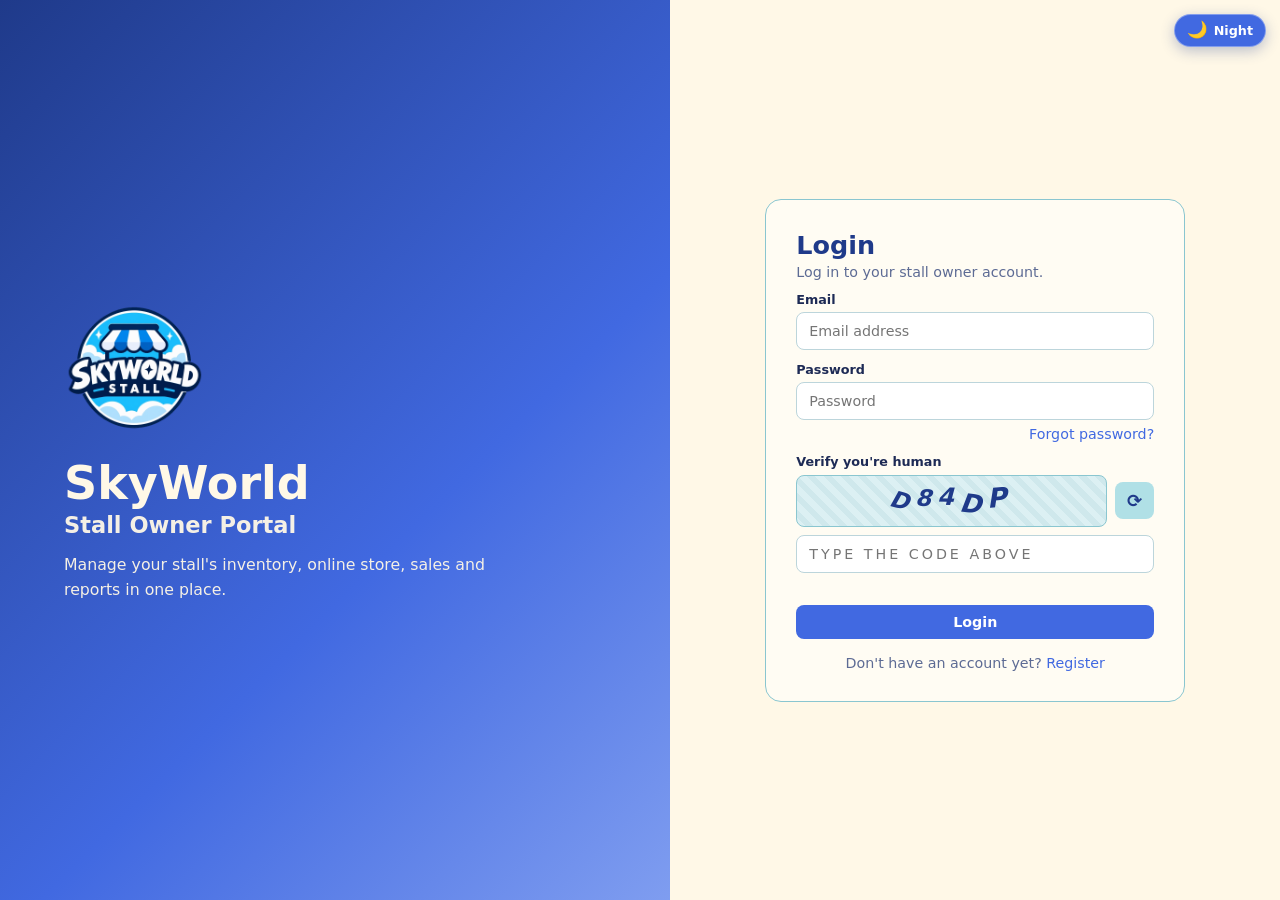
<file: owner/index.html>
<!DOCTYPE html>
<html lang="en">
<head>
<meta charset="UTF-8">
<meta name="viewport" content="width=device-width, initial-scale=1">
<title>SkyWorld — Stall Owner Portal</title>
<script src="../shared/theme.js"></script>
<link rel="icon" href="pic.png">
<link rel="stylesheet" href="../shared/shared.css">
<link rel="stylesheet" href="owner.css">
<link rel="stylesheet" href="../shared/theme.css">
</head>
<body>
<div id="app"></div>
<div id="toasts"></div>
<script src="../shared/config.js"></script>
<script src="../shared/db.js"></script>
<script src="owner.js"></script>
</body>
</html>
</file>
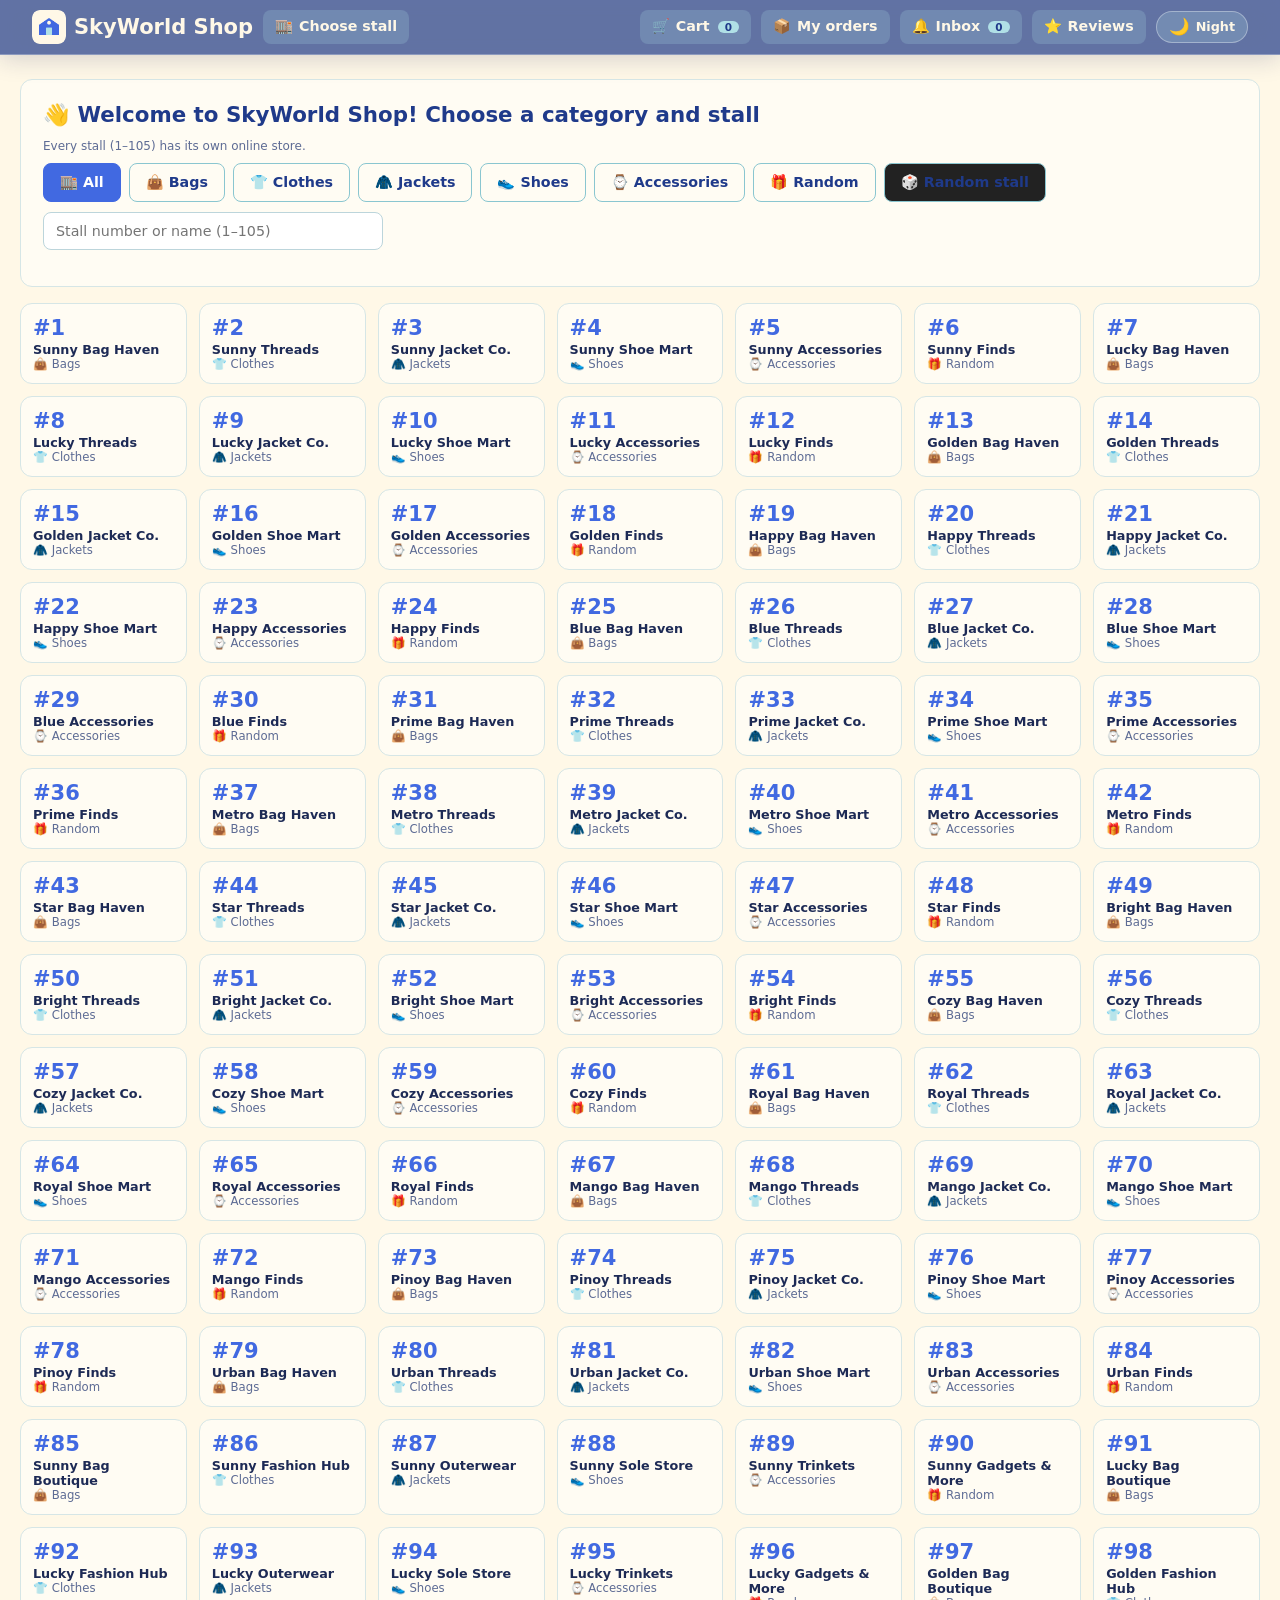
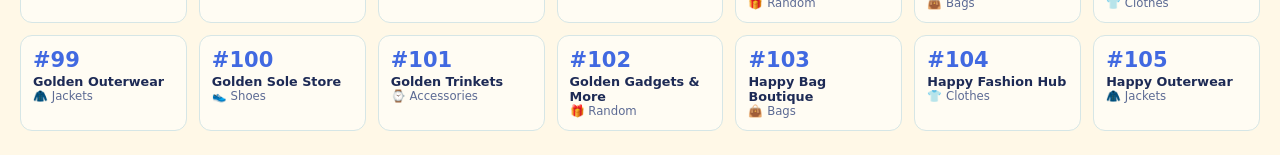
<file: store/index.html>
<!DOCTYPE html>
<html lang="en">
<head>
<meta charset="UTF-8">
<meta name="viewport" content="width=device-width, initial-scale=1">
<title>SkyWorld Online Shop</title>
<script src="../shared/theme.js"></script>
<link rel="icon" href="pic.png">
<link rel="stylesheet" href="../shared/shared.css">
<link rel="stylesheet" href="store.css">
<link rel="stylesheet" href="../shared/theme.css">
</head>
<body>
<header id="nav"></header>
<div id="savebar"></div>
<div id="view"></div>
<div id="toasts"></div>
<script src="../shared/config.js"></script>
<script src="../shared/db.js"></script>
<script src="store.js"></script>
</body>
</html>
</file>
<file: shared/shared.css>
/* SkyWorld shared theme: royal blue + powder blue + cream */
:root{
  --royal:#4169E1; --royal-d:#2c4fb8; --royal-dd:#1f3a8a;
  --powder:#B0E0E6; --powder-l:#DCF0F3; --powder-d:#8ac6d0;
  --cream:#FFF8E7; --cream-d:#F7EDD2; --paper:#FFFCF3;
  --glow:rgba(65,105,225,.45); --glow-soft:rgba(176,224,230,.9);
  --ok:#1f8a5b; --wa:#b07a00; --er:#c93b47;
}

/* ---- zoom-in + glow on every boxed element ---- */
.card,.stat,.panel,.stall,.pc,.abox,.hero,.crow,.cap-tile,.list-i,.slist button,.set-top{
  transition:transform .25s ease, box-shadow .25s ease, border-color .25s ease;
  animation:zoomGlow .55s ease-out backwards;
}
.stat,.stall,.pc,.cap-tile{--z:1.05}
.card,.panel,.abox,.hero,.set-top{--z:1.012}
.crow,.list-i{--z:1.01}
.card:hover,.stat:hover,.panel:hover,.stall:hover,.pc:hover,.abox:hover,.hero:hover,.crow:hover,.cap-tile:hover,.list-i:hover,.set-top:hover,
.card:focus-within,.panel:focus-within,.abox:focus-within{
  transform:scale(var(--z));
  box-shadow:0 0 0 2px var(--powder),0 8px 28px var(--glow);
  border-color:var(--royal);
  position:relative; z-index:2;
}
@keyframes zoomGlow{
  0%{opacity:0;transform:scale(.9);box-shadow:0 0 0 rgba(65,105,225,0)}
  60%{opacity:1;transform:scale(1.025);box-shadow:0 0 26px var(--glow)}
  100%{opacity:1;transform:scale(1)}
}
@media (prefers-reduced-motion:reduce){
  *{animation:none!important;transition:none!important}
}

/* ---- captcha (jumbled letters and numbers) ---- */
.captcha{margin:6px 0}
.cap-row{display:flex;gap:8px;align-items:center;margin-bottom:8px}
.cap-code{flex:1;background:repeating-linear-gradient(45deg,var(--powder-l),var(--powder-l) 6px,#cfe8ec 6px,#cfe8ec 12px);border:1px solid var(--powder-d);border-radius:8px;padding:8px;text-align:center;letter-spacing:6px;font-weight:800;font-style:italic;user-select:none;color:var(--royal-dd);display:flex;justify-content:center;align-items:center;min-height:52px}
.cap-code span{display:inline-block}
.cap-r{padding:8px 12px;font-size:18px;background:var(--powder)!important;color:var(--royal-dd)!important}
.cap-in{letter-spacing:3px;text-transform:uppercase}

/* ---- profile picture ---- */
.avatar{display:inline-flex;align-items:center;justify-content:center;border-radius:50%;background:var(--royal);color:var(--cream);font-weight:800;overflow:hidden;flex:none;border:3px solid var(--powder)}
.avatar img{width:100%;height:100%;object-fit:cover;display:block}
.av-pick{display:grid;grid-template-columns:repeat(auto-fill,minmax(46px,1fr));gap:8px;margin-top:8px}
.av-pick button{font-size:24px;padding:6px;background:var(--powder-l)!important;color:inherit!important;border:2px solid transparent!important;border-radius:12px}
.av-pick button.on{border-color:var(--royal)!important;box-shadow:0 0 14px var(--glow)}
.pf-head{display:flex;gap:18px;align-items:center;flex-wrap:wrap;margin-bottom:10px}
.pf-actions{display:flex;gap:8px;flex-wrap:wrap;margin-top:8px}
/* logo used in the sidebar and store header */
.blogo{width:34px;height:34px;object-fit:contain;border-radius:8px;vertical-align:middle;margin-right:6px;background:transparent}
aside .brand,header .logo{display:flex;align-items:center}
</file>
<file: owner/owner.css>
*{box-sizing:border-box;margin:0;padding:0}
:root{--p:var(--royal);--pd:var(--royal-d);--bg:var(--cream);--card:var(--paper);--tx:#1d2a55;--mu:#5d6b94;--bd:#d6e6e6}
html{font-size:15px}
body{font-family:'Segoe UI',system-ui,sans-serif;background:var(--bg);color:var(--tx);font-size:.95rem;-webkit-text-size-adjust:100%}
img{max-width:100%}
button{font:inherit;cursor:pointer;border:0;border-radius:8px;padding:9px 14px;background:var(--p);color:#fff;font-weight:600;transition:background .2s,transform .2s,box-shadow .2s}
button:hover{background:var(--pd);box-shadow:0 0 14px var(--glow)} button.sec{background:var(--powder);color:var(--royal-dd)} button.sec:hover{background:var(--powder-d)}
button.dng{background:#fde4e6;color:var(--er)} button.dng:hover{background:#fbcdd1} button.sm{padding:5px 10px;font-size:.8rem} button:disabled{opacity:.5;cursor:not-allowed}
input,select,textarea{font:inherit;width:100%;padding:10px 12px;border:1px solid #bcd5db;border-radius:8px;background:#fff;color:var(--tx)}
input:focus,select:focus,textarea:focus{outline:2px solid var(--powder);border-color:var(--p);box-shadow:0 0 12px var(--glow)}
label{display:block;font-weight:600;margin:12px 0 5px;font-size:.85rem} .hint{color:var(--mu);font-size:.8rem;margin-top:4px}
a{color:var(--p);cursor:pointer;text-decoration:none} a:hover{text-decoration:underline}
/* auth */
.auth{min-height:100vh;min-height:100dvh;display:grid;grid-template-columns:1.1fr 1fr}
.auth-l{background:linear-gradient(135deg,var(--royal-dd),var(--royal) 60%,#7f9df0);color:var(--cream);padding:clamp(30px,5vw,72px);display:flex;flex-direction:column;justify-content:center}
.auth-l h1{font-size:clamp(30px,4vw,46px);margin-bottom:12px} .auth-l p{opacity:.95;font-size:1.05rem;line-height:1.6;max-width:440px}
.auth-l ul{margin:24px 0 0 18px;line-height:2}
.auth-r{display:flex;align-items:center;justify-content:center;padding:24px;background:var(--cream);overflow:auto}
.auth-box{width:100%;max-width:420px;background:var(--paper);border:1px solid var(--powder-d);border-radius:16px;padding:clamp(18px,4vw,30px)} .auth-box h2{font-size:1.7rem;margin-bottom:4px;color:var(--royal-dd)}
.auth-box .sub{color:var(--mu);margin-bottom:10px}
.auth-box .row2{display:grid;grid-template-columns:1fr 1fr;gap:10px}
.err{color:var(--er);font-size:.85rem;margin-top:8px;min-height:18px}
.switch{margin-top:16px;text-align:center;color:var(--mu)}
/* shell */
.shell{display:grid;grid-template-columns:250px 1fr;min-height:100vh;max-width:1800px;margin:0 auto}
aside{background:var(--royal-dd);color:var(--powder-l);padding:20px 14px;display:flex;flex-direction:column;position:sticky;top:0;height:100vh;height:100dvh;overflow:auto}
aside .brand{font-size:1.4rem;font-weight:800;color:var(--cream);margin-bottom:22px;padding:0 8px}
aside .brand small{display:block;font-size:.7rem;font-weight:400;color:var(--powder)}
aside nav button{display:flex;width:100%;text-align:left;gap:10px;background:transparent;color:var(--powder-l);margin-bottom:4px;padding:11px 12px;font-weight:500;white-space:nowrap}
aside nav button:hover{background:rgba(176,224,230,.18);box-shadow:none} aside nav button.on{background:var(--powder);color:var(--royal-dd);font-weight:700}
aside .me{margin-top:auto;font-size:.78rem;background:rgba(176,224,230,.14);border-radius:12px;padding:12px}
aside .me .who{display:flex;gap:10px;align-items:center;margin-bottom:8px}
aside .me b{color:var(--cream);display:block;font-size:.85rem}
main{padding:clamp(14px,2.4vw,34px);min-width:0;width:100%;max-width:1500px}
.top{display:flex;justify-content:space-between;align-items:center;margin-bottom:20px;gap:10px;flex-wrap:wrap}
.top h1{font-size:clamp(1.3rem,2.6vw,1.7rem);color:var(--royal-dd)} .chip{display:inline-block;padding:3px 10px;border-radius:99px;background:var(--powder);color:var(--royal-dd);font-size:.78rem;font-weight:700}
.card{background:var(--card);border:1px solid var(--bd);border-radius:14px;padding:clamp(14px,2vw,20px);margin-bottom:18px}
.card h3{margin-bottom:12px;font-size:1.05rem;color:var(--royal-dd)}
.grid4{display:grid;grid-template-columns:repeat(auto-fit,minmax(170px,1fr));gap:14px;margin-bottom:18px}
.stat{background:var(--card);border:1px solid var(--bd);border-radius:14px;padding:16px}
.stat .l{color:var(--mu);font-size:.75rem;text-transform:uppercase;letter-spacing:.5px} .stat .v{font-size:clamp(1.2rem,2.2vw,1.6rem);font-weight:800;margin-top:6px;color:var(--royal-dd)}
.two{display:grid;grid-template-columns:1fr 1fr;gap:18px}
table{width:100%;border-collapse:collapse;font-size:.85rem} th{background:var(--powder-l);text-align:left;padding:10px;color:var(--royal-dd);font-size:.75rem;text-transform:uppercase;letter-spacing:.4px;white-space:nowrap}
td{padding:10px;border-top:1px solid var(--bd);vertical-align:middle} .tw{overflow-x:auto;-webkit-overflow-scrolling:touch}
td img{width:46px;height:46px;border-radius:8px;object-fit:cover;display:block}
.badge{padding:3px 10px;border-radius:99px;font-size:.7rem;font-weight:700;white-space:nowrap}
.b-in{background:#d9f3e6;color:var(--ok)} .b-low{background:#fff0c9;color:var(--wa)} .b-out{background:#fbdde0;color:var(--er)}
.b-To{background:var(--powder);color:var(--royal-dd)} .b-Shipped{background:#fff0c9;color:var(--wa)} .b-Delivered{background:#d9f3e6;color:var(--ok)} .b-Cancelled{background:#e8e8e8;color:#666}
.bar{display:flex;gap:6px;flex-wrap:wrap;margin-bottom:14px;align-items:center}
.bar input,.bar select{width:auto;min-width:160px;flex:1 1 160px;max-width:300px}
.tabs{display:flex;gap:6px;flex-wrap:wrap;margin-bottom:16px} .tabs button{background:var(--powder);color:var(--royal-dd)} .tabs button.on{background:var(--p);color:#fff}
.chart{display:flex;align-items:flex-end;gap:6px;height:200px;padding:10px 0;border-bottom:1px solid var(--bd)}
.chart .col{flex:1;display:flex;flex-direction:column;justify-content:flex-end;align-items:center;height:100%;min-width:0}
.chart .b{width:100%;max-width:34px;background:linear-gradient(var(--royal),var(--powder-d));border-radius:5px 5px 0 0;min-height:2px;transition:filter .2s,transform .2s}
.chart .col:hover .b{filter:drop-shadow(0 0 8px var(--glow));transform:scaleX(1.12)}
.xl{display:flex;gap:6px;font-size:.65rem;color:var(--mu)} .xl span{flex:1;text-align:center;overflow:hidden;white-space:nowrap}
.qtybox{display:flex;align-items:center;gap:6px} .qtybox b{min-width:34px;text-align:center;font-size:1rem}
.qtybox button{padding:2px 9px}
/* settings (social-media style) */
.set-top{display:flex;gap:14px;align-items:center;background:var(--card);border:1px solid var(--bd);border-radius:14px;padding:14px 16px;margin-bottom:16px;flex-wrap:wrap}
.set{display:grid;grid-template-columns:260px 1fr;gap:18px;align-items:start}
.slist{background:var(--card);border:1px solid var(--bd);border-radius:14px;padding:8px;display:flex;flex-direction:column;gap:2px;position:sticky;top:14px}
.slist button{display:flex;align-items:center;gap:12px;width:100%;text-align:left;background:transparent;color:var(--tx);padding:12px;border-radius:10px;font-weight:600}
.slist button .ic{width:34px;height:34px;border-radius:50%;background:var(--powder-l);display:flex;align-items:center;justify-content:center;flex:none}
.slist button .ch{margin-left:auto;color:var(--mu)}
.slist button:hover{background:var(--powder-l);box-shadow:none} .slist button.on{background:var(--royal);color:#fff} .slist button.on .ic{background:rgba(255,255,255,.22)} .slist button.on .ch{color:#fff}
.slist hr{border:0;border-top:1px solid var(--bd);margin:6px 8px}
/* modal / toast */
.overlay{position:fixed;inset:0;background:rgba(20,35,90,.55);display:flex;align-items:center;justify-content:center;z-index:50;padding:16px;overflow:auto}
.modal{background:var(--paper);border-radius:16px;padding:22px;width:100%;max-width:560px;max-height:92vh;overflow:auto;animation:zoomGlow .4s ease-out backwards}
.modal h2{margin-bottom:6px;color:var(--royal-dd)} .mf{display:flex;justify-content:flex-end;gap:8px;margin-top:18px;flex-wrap:wrap}
#toasts{position:fixed;top:16px;right:16px;z-index:99;display:flex;flex-direction:column;gap:8px;max-width:calc(100vw - 32px)}
.toast{background:var(--royal-dd);color:#fff;padding:12px 16px;border-radius:10px;box-shadow:0 6px 20px rgba(0,0,0,.25),0 0 16px var(--glow);max-width:340px;animation:zoomGlow .4s ease-out backwards}
.toast.ok{background:var(--ok)} .toast.er{background:var(--er)}
.savebar{position:fixed;top:0;left:0;right:0;background:var(--royal-dd);color:#fff;padding:12px 20px;display:flex;gap:12px;align-items:center;justify-content:center;z-index:80;flex-wrap:wrap}
.preview{width:120px;height:120px;border-radius:10px;object-fit:cover;border:1px solid var(--bd);margin-top:6px}
.pre{white-space:pre-wrap;line-height:1.7;color:#33406b} .list-i{padding:12px;border-top:1px solid var(--bd);display:flex;justify-content:space-between;gap:10px;flex-wrap:wrap}
.list-i.unread{background:var(--powder-l)} .faq b{display:block;margin-top:12px}

/* ---------- responsive ---------- */
/* large screens: keep content centered and capped so it never stretches awkwardly */
@media(min-width:1700px){html{font-size:16px}.shell{grid-template-columns:280px 1fr}main{margin:0 auto}}
/* laptop / small desktop */
@media(max-width:1200px){.shell{grid-template-columns:210px 1fr}.set{grid-template-columns:220px 1fr}}
/* tablet */
@media(max-width:900px){
  .auth{grid-template-columns:1fr}.auth-l{display:none}
  .shell{grid-template-columns:1fr}
  aside{position:static;height:auto;flex-direction:column;padding:12px}
  aside .brand{margin-bottom:10px}
  aside nav{display:flex;gap:4px;overflow-x:auto;padding-bottom:4px}
  aside nav button{width:auto;margin:0;padding:9px 12px}
  aside .me{margin-top:10px}
  .two{grid-template-columns:1fr}
  .set{grid-template-columns:1fr}
  .slist{position:static;flex-direction:row;overflow-x:auto;padding:6px}
  .slist button{width:auto;white-space:nowrap;padding:8px 12px}.slist button .ch,.slist hr{display:none}
}
/* phone */
@media(max-width:600px){
  html{font-size:14px}
  .auth-box .row2{grid-template-columns:1fr}
  .grid4{grid-template-columns:1fr 1fr;gap:10px}
  .stat{padding:12px}
  .top{margin-bottom:14px}
  .bar input,.bar select,.bar button{max-width:none;flex:1 1 100%}
  .modal{padding:16px;border-radius:14px}
  .modal .two{grid-template-columns:1fr!important}
  .mf button{flex:1}
  #toasts{left:16px;right:16px}.toast{max-width:none}
}
.btn-like{display:inline-block;padding:5px 10px;border-radius:8px;background:var(--powder);color:var(--royal-dd);font-weight:600;cursor:pointer}
.btn-like:hover{background:var(--powder-d);box-shadow:0 0 14px var(--glow)}
.auth-l{align-items:flex-start}
.auth-l .logo{width:clamp(90px,12vw,140px);height:auto;border-radius:22px;margin-bottom:18px;background:transparent;object-fit:contain}
.auth-l h1{margin-bottom:2px} .auth-l h2{font-size:clamp(1.1rem,2vw,1.5rem);font-weight:600;opacity:.95;margin-bottom:14px}
.auth-box{max-height:none}
.nofx,.nofx *{animation:none!important;transition:none!important}
.nofx *:hover,.nofx *:focus-within{transform:none!important;box-shadow:none!important}

/* reviews */
.rv-stars{color:#f5b301;font-size:1.1rem;letter-spacing:2px;margin-top:4px} .rv-c{margin-top:4px;white-space:pre-wrap;word-break:break-word}
.rv-pics{display:flex;gap:8px;flex-wrap:wrap;margin:8px 0} .rv-pics>img{width:64px;height:64px;object-fit:cover;border-radius:8px;cursor:zoom-in;border:1px solid #d6e6e6}

/* ---------- glass navigation (stays visible while scrolling) ---------- */
aside{background:rgba(31,58,138,.84);-webkit-backdrop-filter:blur(16px) saturate(170%);backdrop-filter:blur(16px) saturate(170%);border-right:1px solid rgba(255,255,255,.2)}
aside .brand{display:flex;align-items:center;gap:8px}
aside .brand .blogo{margin:0;flex:none}
aside .brand .bt{display:flex;flex-direction:column;line-height:1.15}
aside .brand .bt small{display:block;margin-top:2px}
@media(min-width:901px){
  .top{position:sticky;top:8px;z-index:25;padding:10px 16px;border-radius:14px;background:rgba(255,248,231,.55);-webkit-backdrop-filter:blur(16px) saturate(170%);backdrop-filter:blur(16px) saturate(170%);border:1px solid rgba(176,224,230,.8);box-shadow:0 4px 20px rgba(65,105,225,.15)}
}
@media(max-width:900px){
  .shell{display:block}
  aside{position:sticky;top:0;z-index:30;height:auto;overflow:visible;display:grid;grid-template-columns:1fr auto;grid-template-areas:"b m" "n n";align-items:center;gap:6px 10px;padding:8px 12px;border-right:0;border-bottom:1px solid rgba(255,255,255,.25);background:rgba(31,58,138,.76)}
  aside .brand{grid-area:b;margin:0;padding:0;font-size:1.15rem}
  aside .brand .blogo{width:30px;height:30px}
  aside nav{grid-area:n}
  aside .me{grid-area:m;margin:0;padding:0;background:none;display:flex;align-items:center;gap:8px}
  aside .me .who{margin:0} aside .me .who>div{display:none}
  aside .me>button{margin:0!important;width:auto!important}
}
</file>
<file: shared/theme.css>
/* SkyWorld day / night theme. Light = default look. Dark = html[data-theme="dark"] */

/* ---- toggle button (works in light + dark) ---- */
.themebtn{display:inline-flex;align-items:center;justify-content:center;gap:6px;flex:none;cursor:pointer;border-radius:99px!important;padding:7px 12px!important;line-height:1.2;font-size:.85rem;font-weight:600;background:rgba(176,224,230,.22)!important;color:#FFF8E7!important;border:1px solid rgba(255,255,255,.35)!important;box-shadow:none;transition:background .2s,transform .2s,box-shadow .2s}
.themebtn:hover{background:rgba(176,224,230,.4)!important;box-shadow:0 0 14px var(--glow)!important}
.themebtn:active{transform:scale(.94)}
.themebtn .ti{font-size:1.1rem;line-height:1;display:inline-block;transition:transform .45s ease}
.themebtn:hover .ti{transform:rotate(25deg) scale(1.15)}
/* owner: sits at the right end of the brand row */
aside .brand .themebtn{margin-left:auto;padding:7px 9px!important}
aside .brand .themebtn .tx{display:none}
/* login screens (no header yet): floating corner button */
.themebtn.float{position:fixed;top:14px;right:14px;z-index:70;background:var(--royal)!important;color:#fff!important;box-shadow:0 4px 14px rgba(31,58,138,.3)}
@media(max-width:760px){.themebtn .tx{display:none!important}.themebtn{padding:7px 10px!important}header .themebtn .tx{display:none}}

html.theme-anim,html.theme-anim *{transition:background-color .35s ease,color .35s ease,border-color .35s ease!important}

/* ================= DARK MODE ================= */
html[data-theme="dark"]{
  color-scheme:dark;
  --royal:#5a7bf0; --royal-d:#4565d8; --royal-dd:#d4e0ff;      /* royal-dd is used as heading text */
  --powder:#2a3b82; --powder-l:#1a2557; --powder-d:#3b4f9f;
  --cream:#FFF8E7; --cream-d:#1b2550; --paper:#162044;
  --glow:rgba(110,140,255,.45); --glow-soft:rgba(90,123,240,.5);
  --ok:#4cd39a; --wa:#f0b429; --er:#ff7b86;
  --bg:#0c1230; --card:#162044; --tx:#e7ecff; --mu:#9fabd6; --bd:#27336b;
}
html[data-theme="dark"] body{background:var(--bg);color:var(--tx)}

/* inputs */
html[data-theme="dark"] input,html[data-theme="dark"] select,html[data-theme="dark"] textarea{background:#0f1838;border-color:#35448a;color:var(--tx)}
html[data-theme="dark"] input::placeholder,html[data-theme="dark"] textarea::placeholder{color:#7886b8}
html[data-theme="dark"] input:focus,html[data-theme="dark"] select:focus,html[data-theme="dark"] textarea:focus{outline-color:var(--powder-d)}

/* buttons */
html[data-theme="dark"] button.sec{background:var(--powder);color:#dbe5ff;border-color:var(--powder-d)}
html[data-theme="dark"] button.sec:hover{background:var(--powder-d)}
html[data-theme="dark"] button.dng{background:#4a1f2a;color:#ff9aa3} html[data-theme="dark"] button.dng:hover{background:#5e2633}
html[data-theme="dark"] button.gr{background:#26315f;color:#c9d3f5} html[data-theme="dark"] button.gr:hover{background:#31407a}
html[data-theme="dark"] .btn-like,html[data-theme="dark"] .chip,html[data-theme="dark"] .off{background:var(--powder);color:#dbe5ff}
html[data-theme="dark"] .cap-r{background:var(--powder)!important;color:#dbe5ff!important}

/* auth screens */
html[data-theme="dark"] .auth-l{background:linear-gradient(135deg,#0a1030,#1f3a8a 60%,#3d58c7)}
html[data-theme="dark"] .auth-r{background:var(--bg)}
html[data-theme="dark"] .auth{background:linear-gradient(135deg,#0a1030,#1f3a8a 70%,#162044)}
html[data-theme="dark"] .abox,html[data-theme="dark"] .auth-box{background:var(--paper);border-color:var(--powder-d);box-shadow:0 10px 40px rgba(0,0,0,.5)}
html[data-theme="dark"] .cap-code{background:repeating-linear-gradient(45deg,#1a2557,#1a2557 6px,#222f6b 6px,#222f6b 12px);border-color:var(--powder-d);color:#dbe5ff}

/* nav: sidebar (owner) + header (store) */
html[data-theme="dark"] aside{background:rgba(9,14,40,.84);border-right-color:rgba(255,255,255,.1)}
html[data-theme="dark"] aside nav button.on{background:var(--powder-d);color:#fff}
html[data-theme="dark"] header{background:rgba(9,14,40,.76);border-bottom-color:rgba(255,255,255,.14)}
@media(max-width:900px){html[data-theme="dark"] aside{background:rgba(9,14,40,.82)}}
html[data-theme="dark"] .top{background:rgba(22,32,68,.6)!important;border-color:var(--bd)!important;box-shadow:0 4px 20px rgba(0,0,0,.35)!important}
html[data-theme="dark"] header .bd{background:var(--powder-d);color:#fff}

/* surfaces */
html[data-theme="dark"] .card,html[data-theme="dark"] .stat,html[data-theme="dark"] .panel,html[data-theme="dark"] .stall,html[data-theme="dark"] .pc,html[data-theme="dark"] .slist,html[data-theme="dark"] .set-top,html[data-theme="dark"] .modal{background:var(--paper);border-color:var(--bd)}
html[data-theme="dark"] th{background:var(--powder-l);color:#cfdcff}
html[data-theme="dark"] .list-i.unread,html[data-theme="dark"] .li.un{background:var(--powder-l)}
html[data-theme="dark"] .overlay{background:rgba(2,5,20,.72)}
html[data-theme="dark"] .toast{background:#25347a} html[data-theme="dark"] .toast.ok{background:#17795a} html[data-theme="dark"] .toast.er{background:#b23440}
html[data-theme="dark"] .savebar{background:#25347a}
html[data-theme="dark"] .slist button{color:var(--tx)} html[data-theme="dark"] .slist button:hover{background:var(--powder-l)}
html[data-theme="dark"] .slist button.on{background:var(--royal);color:#fff}
html[data-theme="dark"] .slist button .ic,html[data-theme="dark"] .av-pick button{background:var(--powder-l)!important}
html[data-theme="dark"] .tabs button,html[data-theme="dark"] .cats button{background:var(--powder-l);color:#cfdcff;border-color:var(--powder-d)}
html[data-theme="dark"] .tabs button.on,html[data-theme="dark"] .cats button.on{background:var(--royal);color:#fff;border-color:var(--royal)}
html[data-theme="dark"] .chips button{background:#0f1838;color:var(--tx);border-color:#35448a}
html[data-theme="dark"] .chips button.on{background:var(--powder);color:#fff;border-color:var(--royal)}
html[data-theme="dark"] .qty{border-color:#35448a} html[data-theme="dark"] .qty button{background:var(--powder);color:#dbe5ff}
html[data-theme="dark"] .pm{background:#0f1838;border-color:#35448a} html[data-theme="dark"] .pm:has(input:checked){background:var(--powder-l);border-color:var(--royal)}
html[data-theme="dark"] .stp div{background:#1a2557;color:#9fabd6} html[data-theme="dark"] .stp .on{background:var(--powder-d);color:#fff}
html[data-theme="dark"] .linkbox,html[data-theme="dark"] .linked{background:var(--powder-l);border-color:var(--powder-d)}
html[data-theme="dark"] .starpick button{background:#0f1838;border-color:#35448a;color:#55608f} html[data-theme="dark"] .starpick button.on{background:#3a3010;color:#f5b301;border-color:#f5b301}
html[data-theme="dark"] .rvc,html[data-theme="dark"] .pre{color:#c3cdf0}
html[data-theme="dark"] .rv-pics>img,html[data-theme="dark"] .rvpics>img,html[data-theme="dark"] .rvp img,html[data-theme="dark"] .preview{border-color:var(--bd)}
html[data-theme="dark"] .pc .pr s{color:#7f8cba}

/* status badges */
html[data-theme="dark"] .b-in,html[data-theme="dark"] .b-Delivered{background:#124634;color:#5fe0aa}
html[data-theme="dark"] .b-low,html[data-theme="dark"] .b-Shipped{background:#4a3a0c;color:#f6c453}
html[data-theme="dark"] .b-out{background:#4d1d27;color:#ff8f99}
html[data-theme="dark"] .b-To{background:var(--powder);color:#dbe5ff}
html[data-theme="dark"] .b-Cancelled{background:#2a3050;color:#aab3d6}

/* chart */
html[data-theme="dark"] .chart{border-bottom-color:var(--bd)}
html[data-theme="dark"] hr,html[data-theme="dark"] [style*="border-top:1px solid #eee"]{border-color:var(--bd)!important}

/* a few inline-styled bits in the JS */
html[data-theme="dark"] [style*="color:#444"]{color:#c3cdf0!important}
html[data-theme="dark"] [style*="background:#fde0e2"]{background:#4d1d27!important;color:#ffb3ba}
html[data-theme="dark"] [style*="background:#eee"]{background:#26315f!important;color:#c9d3f5}
html[data-theme="dark"] [style*="color:#5d6b94"]{color:var(--mu)!important}
html[data-theme="dark"] .empty{color:var(--mu)}
html[data-theme="dark"] ::-webkit-scrollbar{width:10px;height:10px} html[data-theme="dark"] ::-webkit-scrollbar-thumb{background:#33428a;border-radius:8px} html[data-theme="dark"] ::-webkit-scrollbar-track{background:#0c1230}
html[data-theme="dark"] a{color:#8ea8ff}
</file>
<file: store/store.css>
*{box-sizing:border-box;margin:0;padding:0}
:root{--p:var(--royal);--pd:var(--royal-d);--bg:var(--cream);--tx:#1d2a55;--mu:#5d6b94;--bd:#d6e6e6;--th:var(--royal)}
html{font-size:15px}
body{font-family:'Segoe UI',system-ui,sans-serif;background:var(--bg);color:var(--tx);font-size:.95rem;-webkit-text-size-adjust:100%}
img{max-width:100%}
button{font:inherit;cursor:pointer;border:0;border-radius:8px;padding:10px 16px;background:var(--p);color:#fff;font-weight:600;transition:background .2s,box-shadow .2s}
button:hover{background:var(--pd);box-shadow:0 0 14px var(--glow)} button.sec{background:var(--powder);color:var(--royal-dd);border:1px solid var(--powder-d)} button.sec:hover{background:var(--powder-d)}
button.gr{background:#e9e4d3;color:#41476b} button.gr:hover{background:#ddd6bf} button.sm{padding:6px 10px;font-size:.8rem} button:disabled{opacity:.45;cursor:not-allowed}
input,select,textarea{font:inherit;width:100%;padding:10px 12px;border:1px solid #bcd5db;border-radius:8px;background:#fff;color:var(--tx)}
input:focus,select:focus,textarea:focus{outline:2px solid var(--powder);border-color:var(--p);box-shadow:0 0 12px var(--glow)}
label{display:block;font-weight:600;margin:12px 0 5px;font-size:.85rem} .hint{color:var(--mu);font-size:.8rem;margin-top:4px}
a{color:var(--p);cursor:pointer;text-decoration:none} a:hover{text-decoration:underline}
header{background:linear-gradient(135deg,var(--royal-dd),var(--royal));color:var(--cream);position:sticky;top:0;z-index:20;padding:10px clamp(12px,2.5vw,32px);display:flex;align-items:center;gap:10px;flex-wrap:wrap}
header .logo{font-size:1.4rem;font-weight:800;cursor:pointer;white-space:nowrap} header .sp{flex:1}
header button{background:rgba(176,224,230,.2);padding:8px 12px;color:var(--cream);display:inline-flex;align-items:center;gap:6px} header button:hover{background:rgba(176,224,230,.38)}
header .bd{background:var(--powder);color:var(--royal-dd);border-radius:99px;padding:0 7px;font-size:.7rem;font-weight:700;margin-left:2px}
header .acc .avatar{border-width:2px} header .ic{display:none}
.wrap{max-width:1280px;margin:0 auto;padding:clamp(12px,2vw,24px) clamp(10px,2vw,20px)}
.panel{background:var(--paper);border:1px solid var(--bd);border-radius:12px;padding:clamp(14px,2vw,22px);margin-bottom:16px}
.panel h2,.panel h3{margin-bottom:12px;color:var(--royal-dd)}
/* auth */
.auth{min-height:calc(100vh - 56px);min-height:calc(100dvh - 56px);display:flex;align-items:center;justify-content:center;background:linear-gradient(135deg,var(--royal),var(--powder) 70%,var(--cream));padding:20px}
.abox{background:var(--paper);border:1px solid var(--powder-d);border-radius:16px;padding:clamp(18px,4vw,30px);width:100%;max-width:430px;box-shadow:0 10px 40px rgba(31,58,138,.25)}
.abox h2{font-size:1.6rem;margin-bottom:4px;color:var(--royal-dd)} .err{color:var(--er);font-size:.85rem;min-height:18px;margin-top:8px}
.sw{margin-top:14px;text-align:center;color:var(--mu)} .row2{display:grid;grid-template-columns:1fr 1fr;gap:10px}
.savebar{position:fixed;top:0;left:0;right:0;background:var(--royal-dd);color:#fff;padding:12px;display:flex;gap:12px;justify-content:center;align-items:center;z-index:90;flex-wrap:wrap}
/* pick */
.cats{display:flex;gap:8px;flex-wrap:wrap;margin:10px 0}
.cats button{background:var(--paper);color:var(--royal-dd);border:1px solid var(--powder-d)} .cats button.on{background:var(--p);color:#fff;border-color:var(--p)}
.stalls{display:grid;grid-template-columns:repeat(auto-fill,minmax(150px,1fr));gap:12px}
.stall{background:var(--paper);border:1px solid var(--bd);border-radius:12px;padding:12px;cursor:pointer;text-align:left}
.stall .n{font-size:1.4rem;font-weight:800;color:var(--p)} .stall .nm{font-weight:600;font-size:.85rem;margin-top:2px} .stall .c{font-size:.78rem;color:var(--mu)}
.stall.closed{opacity:.55}
/* stall hero + products */
.hero{color:#fff;border-radius:14px;padding:clamp(16px,3vw,28px);margin-bottom:16px;display:flex;justify-content:space-between;align-items:center;flex-wrap:wrap;gap:10px;border:1px solid var(--powder-d)}
.hero h1{font-size:clamp(1.3rem,3vw,1.8rem)} .hero small{opacity:.92}
.tools{display:flex;gap:8px;flex-wrap:wrap;margin-bottom:14px} .tools input,.tools select{width:auto;min-width:170px;flex:1 1 170px;max-width:340px}
.pgrid{display:grid;grid-template-columns:repeat(auto-fill,minmax(205px,1fr));gap:14px}
.pc{background:var(--paper);border:1px solid var(--bd);border-radius:12px;overflow:hidden;display:flex;flex-direction:column}
.pc img{width:100%;aspect-ratio:1;object-fit:cover;cursor:pointer;display:block} .pc .in{padding:10px;display:flex;flex-direction:column;gap:5px;flex:1}
.pc .nm{font-weight:600;min-height:2.6em;overflow:hidden;cursor:pointer} .pc .pr{color:var(--p);font-size:1.15rem;font-weight:700} .pc .pr s{color:#8a93b0;font-size:.78rem;font-weight:400;margin-left:4px}
.pc .bt{display:grid;grid-template-columns:1fr 1fr;gap:6px;margin-top:auto}
.badge{display:inline-block;padding:2px 9px;border-radius:99px;font-size:.7rem;font-weight:700} .b-in{background:#d9f3e6;color:var(--ok)} .b-low{background:#fff0c9;color:var(--wa)} .b-out{background:#fbdde0;color:var(--er)}
.off{background:var(--powder);color:var(--royal-dd);font-size:.7rem;font-weight:800;padding:1px 6px;border-radius:4px}
/* modal */
.overlay{position:fixed;inset:0;background:rgba(20,35,90,.55);display:flex;align-items:center;justify-content:center;z-index:60;padding:14px;overflow:auto}
.modal{background:var(--paper);border-radius:14px;padding:22px;width:100%;max-width:560px;max-height:94vh;overflow:auto;animation:zoomGlow .4s ease-out backwards}
.modal.big{max-width:780px} .mf{display:flex;justify-content:flex-end;gap:8px;margin-top:16px;flex-wrap:wrap}
.pd{display:grid;grid-template-columns:1fr 1fr;gap:20px} .pd img{width:100%;border-radius:10px}
.chips{display:flex;gap:6px;flex-wrap:wrap} .chips button{background:#fff;color:var(--tx);border:1px solid #bcd5db;padding:6px 12px} .chips button.on{border-color:var(--p);color:var(--royal-dd);background:var(--powder-l);box-shadow:0 0 10px var(--glow)}
.chips .sw2{display:inline-block;width:12px;height:12px;border-radius:50%;border:1px solid #888;margin-right:6px;vertical-align:middle}
.qty{display:inline-flex;border:1px solid #bcd5db;border-radius:8px;overflow:hidden} .qty button{background:var(--powder-l);color:var(--royal-dd);border-radius:0;padding:6px 14px} .qty input{width:56px;text-align:center;border:0;border-radius:0}
/* cart / tables */
.crow{display:grid;grid-template-columns:70px 1fr 110px 130px 140px;gap:12px;align-items:center;padding:12px 6px;border-top:1px solid var(--bd);border-radius:8px}
.crow img{width:70px;height:70px;border-radius:8px;object-fit:cover} .sum .r{display:flex;justify-content:space-between;gap:8px;flex-wrap:wrap;padding:6px 0} .sum .t{font-size:1.3rem;font-weight:800;color:var(--p);border-top:1px solid var(--bd);margin-top:6px;padding-top:10px}
.pm{display:block;border:1px solid #bcd5db;border-radius:10px;padding:10px 12px;margin:6px 0;cursor:pointer;font-weight:500;background:#fff} .pm input{width:auto;margin-right:8px} .pm:has(input:checked){border-color:var(--p);background:var(--powder-l)}
.stp{display:flex;gap:6px;margin:10px 0 18px} .stp div{flex:1;text-align:center;padding:8px;border-radius:8px;background:#ece8d8;font-size:.78rem;color:#6a7190} .stp .on{background:var(--powder);color:var(--royal-dd);font-weight:700}
.tabs{display:flex;gap:6px;flex-wrap:wrap;margin-bottom:14px} .tabs button{background:var(--paper);color:var(--royal-dd);border:1px solid var(--powder-d)} .tabs button.on{background:var(--p);color:#fff}
.li{padding:12px 6px;border-top:1px solid var(--bd);display:flex;justify-content:space-between;gap:10px;align-items:center;flex-wrap:wrap;border-radius:8px} .li.un{background:var(--powder-l)}
#toasts{position:fixed;top:70px;right:16px;z-index:99;display:flex;flex-direction:column;gap:8px;max-width:calc(100vw - 32px)} .toast{background:var(--royal-dd);color:#fff;padding:12px 16px;border-radius:10px;max-width:330px;box-shadow:0 4px 16px rgba(0,0,0,.3),0 0 16px var(--glow);animation:zoomGlow .4s ease-out backwards} .toast.ok{background:var(--ok)} .toast.er{background:var(--er)}
.empty{text-align:center;color:var(--mu);padding:40px}
.btn-like{display:inline-block;padding:6px 10px;border-radius:8px;background:var(--powder);color:var(--royal-dd);font-weight:600;font-size:.8rem;cursor:pointer}
.btn-like:hover{background:var(--powder-d);box-shadow:0 0 14px var(--glow)}

/* ---------- responsive ---------- */
/* large screens: wider content + more columns, but never an over-stretched layout */
@media(min-width:1600px){html{font-size:16px}.wrap{max-width:1560px}.pgrid{grid-template-columns:repeat(auto-fill,minmax(240px,1fr))}.stalls{grid-template-columns:repeat(auto-fill,minmax(180px,1fr))}}
@media(min-width:2200px){html{font-size:17px}.wrap{max-width:1800px}}
/* tablet */
@media(max-width:900px){
  .crow{grid-template-columns:70px 1fr 100px;}
  .crow>div:nth-child(4),.crow>div:nth-child(5){grid-column:2/-1}
  .pd{gap:14px}
}
/* phone */
@media(max-width:760px){
  html{font-size:14px}
  .pd{grid-template-columns:1fr}
  header{gap:6px}
  header .logo{font-size:1.15rem}
  header .sp{display:none}
  header button{padding:8px 10px}
  header .tx{display:none} header .ic{display:inline}
  header .logo{flex:1 0 100%}
  .row2{grid-template-columns:1fr}
  .pgrid{grid-template-columns:repeat(2,1fr);gap:10px}
  .stalls{grid-template-columns:repeat(2,1fr)}
  .tools input,.tools select{max-width:none;flex:1 1 100%}
  .crow{grid-template-columns:60px 1fr}.crow>div:nth-child(n+3){grid-column:2}
  .crow img{width:60px;height:60px}
  .modal{padding:16px}
  .mf button{flex:1}
  .stp div{font-size:.7rem;padding:6px 2px}
  #toasts{left:16px;right:16px;top:auto;bottom:16px}.toast{max-width:none}
}
@media(max-width:380px){.pgrid{grid-template-columns:1fr}}
.crow.co{grid-template-columns:70px 1fr 110px 90px}
@media(max-width:760px){.crow.co{grid-template-columns:60px 1fr auto}.crow.co>div:nth-child(n+3){grid-column:auto}}
.lk{margin:-2px 0 8px}
.linkbox,.linked{border:1px dashed var(--royal);background:var(--powder-l);border-radius:10px;padding:12px 14px}
.linked{border-style:solid;border-color:var(--powder-d)}

/* reviews */
.rvrow{display:grid;grid-template-columns:80px 1fr auto;gap:14px;align-items:start}
.rvrow>img{width:80px;height:80px;border-radius:8px;object-fit:cover}
.stars{color:#f5b301;font-size:1.1rem;letter-spacing:2px;margin-top:6px} .rvc{margin-top:4px;color:#33406b;white-space:pre-wrap;word-break:break-word}
.rvpics{display:flex;gap:8px;flex-wrap:wrap;margin-top:8px} .rvpics>img{width:64px;height:64px;object-fit:cover;border-radius:8px;cursor:zoom-in;border:1px solid var(--bd)}
.starpick{display:flex;gap:4px} .starpick button{background:#fff;color:#c9cfe0;border:1px solid #bcd5db;font-size:1.5rem;padding:2px 10px;line-height:1.4} .starpick button.on{color:#f5b301;border-color:#f5b301;background:#fff8e1}
.rvp{position:relative} .rvp img{width:72px;height:72px;object-fit:cover;border-radius:8px;border:1px solid var(--bd);display:block}
.rvp .x{position:absolute;top:-6px;right:-6px;width:22px;height:22px;padding:0;border-radius:50%;background:var(--er);font-size:.9rem;line-height:1}
@media(max-width:600px){.rvrow{grid-template-columns:64px 1fr}.rvrow>img{width:64px;height:64px}.rvrow>div:last-child{grid-column:1/-1}}

/* ---------- glass header (stays visible while scrolling) ---------- */
header{background:rgba(31,58,138,.70);-webkit-backdrop-filter:blur(16px) saturate(170%);backdrop-filter:blur(16px) saturate(170%);border-bottom:1px solid rgba(255,255,255,.28);box-shadow:0 4px 24px rgba(20,35,90,.18);flex-wrap:nowrap;align-items:center}
header .logo{flex:0 1 auto;min-width:0;gap:2px;line-height:1} header .logo .lt{white-space:nowrap}
header .sp{flex:1}
header button{position:relative;white-space:nowrap;line-height:1.2}
@media(max-width:760px){
  header{gap:4px;padding:8px 10px}
  header .sp{display:none}
  header .logo{flex:1 1 auto;font-size:1.05rem}
  header .blogo{width:30px;height:30px;margin-right:4px}
  header button{padding:7px 8px;font-size:1rem}
  header .tx{display:none}
  header .bd{position:absolute;top:-4px;right:-4px;margin:0;font-size:.62rem;padding:0 5px;line-height:1.5}
}
@media(max-width:430px){header .logo .sh{display:none}}
</file>
